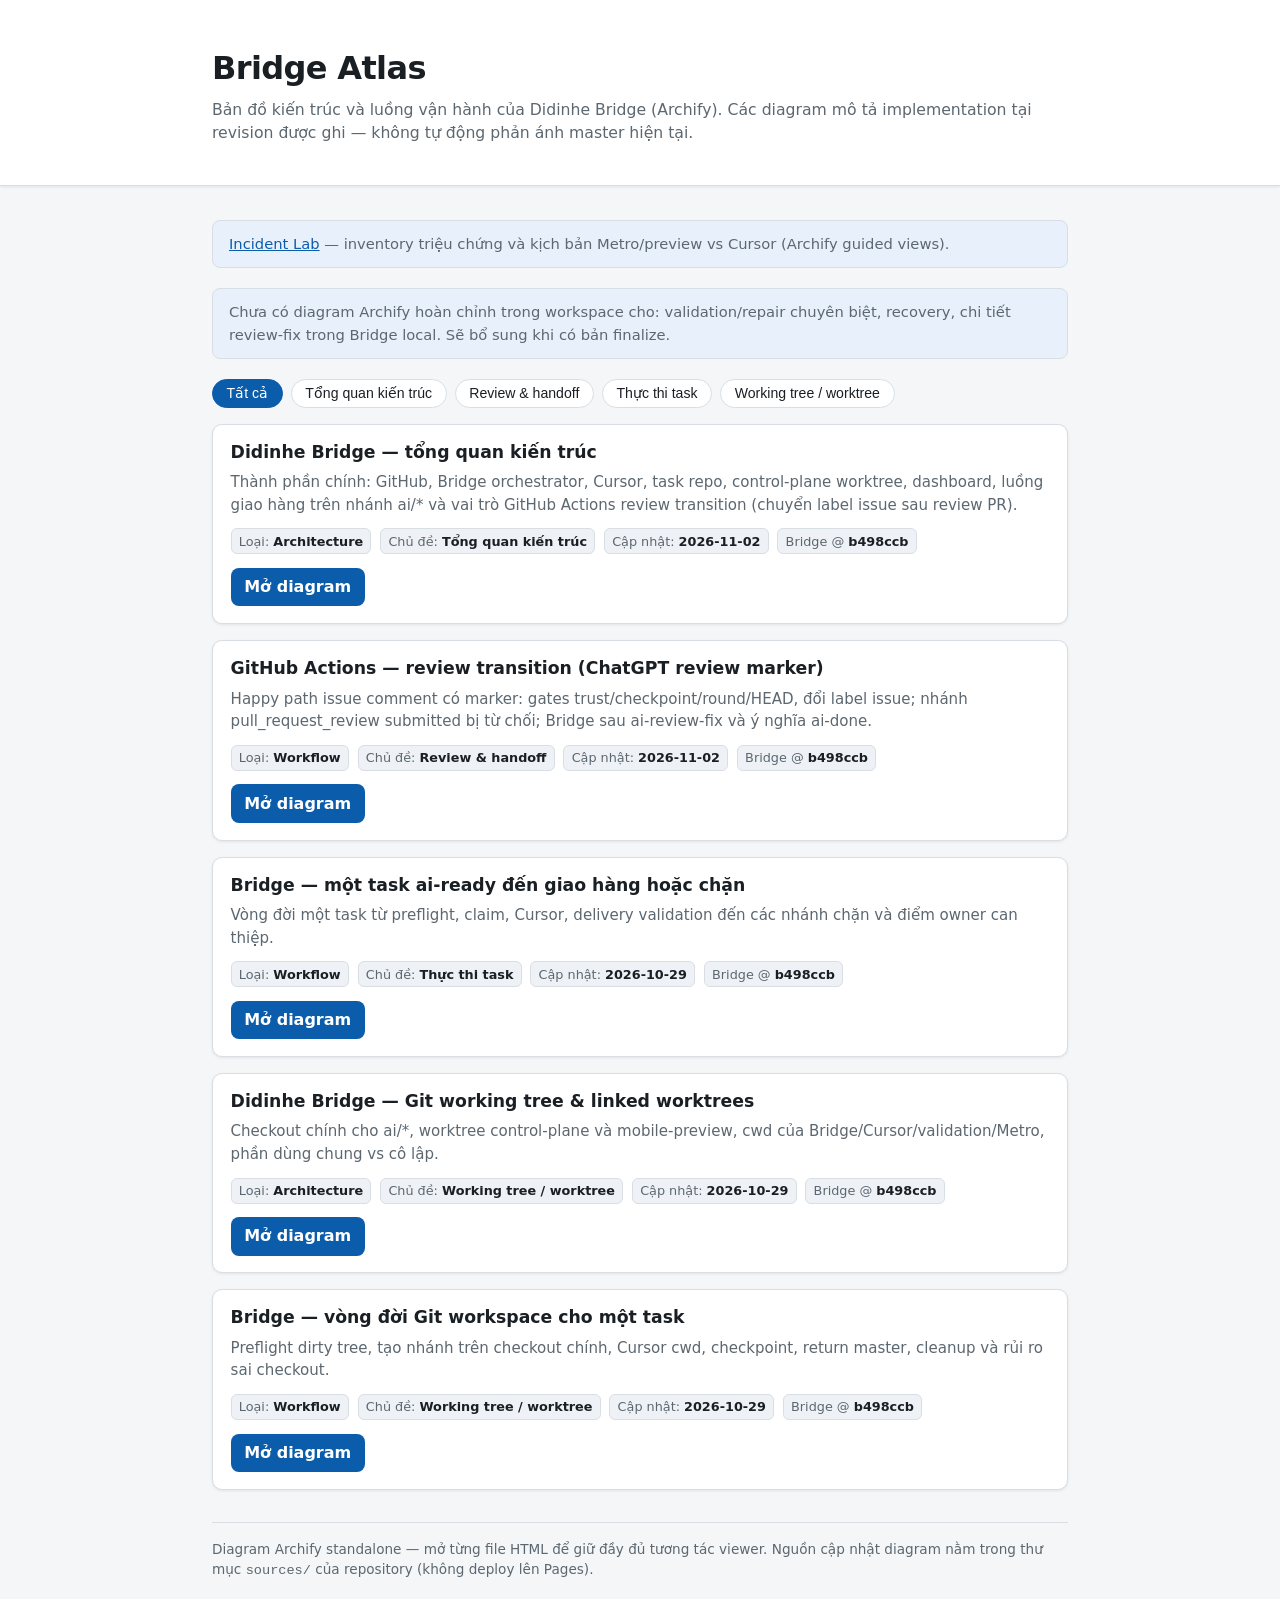
<file: index.html>
<!DOCTYPE html>
<html lang="vi">
  <head>
    <meta charset="utf-8" />
    <meta name="viewport" content="width=device-width, initial-scale=1" />
    <title>Bridge Atlas — Didinhe Bridge</title>
    <meta
      name="description"
      content="Bản đồ kiến trúc và luồng vận hành Didinhe Bridge (diagram Archify)."
    />
    <link rel="stylesheet" href="assets/site.css" />
  </head>
  <body>
    <header class="site-header">
      <div class="layout">
        <h1>Bridge Atlas</h1>
        <p id="site-description">
          Bản đồ kiến trúc và luồng vận hành của Didinhe Bridge.
        </p>
      </div>
    </header>
    <main class="layout" id="catalog-root">
      <p class="notice">
        <a href="incident-lab/index.html">Incident Lab</a> — inventory triệu chứng và kịch bản
        Metro/preview vs Cursor (Archify guided views).
      </p>
      <p class="notice" id="missing-topics"></p>
      <nav aria-label="Lọc theo chủ đề">
        <div class="filters" id="topic-filters"></div>
      </nav>
      <ul class="diagram-list" id="diagram-list" aria-live="polite"></ul>
      <footer class="site-footer">
        Diagram Archify standalone — mở từng file HTML để giữ đầy đủ tương tác viewer.
        Nguồn cập nhật diagram nằm trong thư mục <code>sources/</code> của repository (không deploy lên Pages).
      </footer>
    </main>
    <script src="assets/catalog.js"></script>
  </body>
</html>
</file>
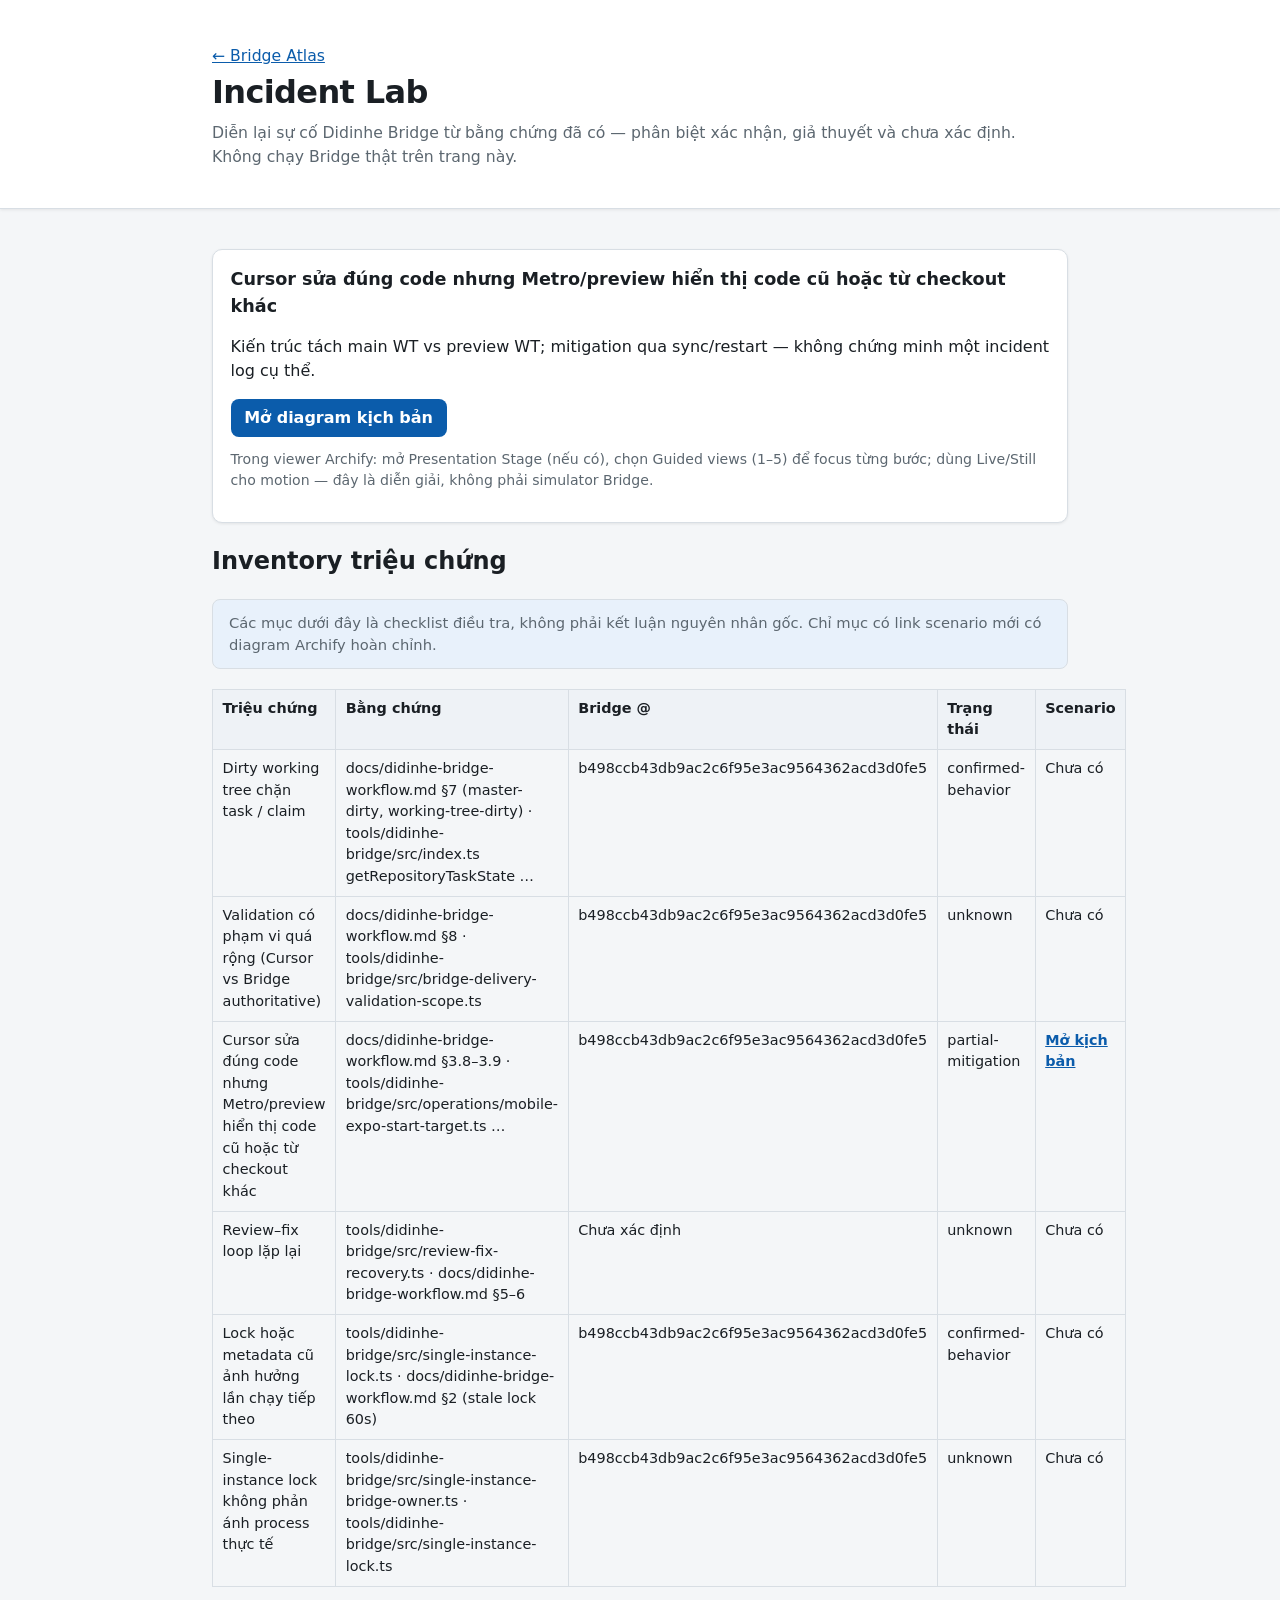
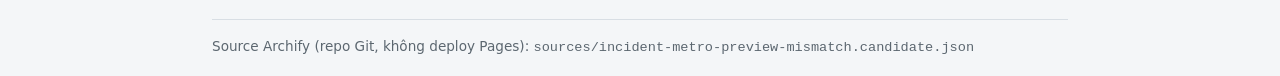
<file: incident-lab/index.html>
<!DOCTYPE html>
<html lang="vi">
  <head>
    <meta charset="utf-8" />
    <meta name="viewport" content="width=device-width, initial-scale=1" />
    <title>Incident Lab — Bridge Atlas</title>
    <link rel="stylesheet" href="../assets/site.css" />
    <link rel="stylesheet" href="lab.css" />
  </head>
  <body>
    <header class="site-header">
      <div class="layout">
        <p class="lab-nav">
          <a href="../index.html">← Bridge Atlas</a>
        </p>
        <h1>Incident Lab</h1>
        <p>
          Diễn lại sự cố Didinhe Bridge từ bằng chứng đã có — phân biệt xác nhận, giả thuyết và
          chưa xác định. Không chạy Bridge thật trên trang này.
        </p>
      </div>
    </header>
    <main class="layout">
      <section class="scenario-callout" id="featured-scenario"></section>
      <h2>Inventory triệu chứng</h2>
      <p class="notice">
        Các mục dưới đây là checklist điều tra, không phải kết luận nguyên nhân gốc. Chỉ mục có
        link scenario mới có diagram Archify hoàn chỉnh.
      </p>
      <div id="inventory-root"></div>
      <footer class="site-footer">
        Source Archify (repo Git, không deploy Pages): <code>sources/incident-metro-preview-mismatch.candidate.json</code>
      </footer>
    </main>
    <script src="lab.js"></script>
  </body>
</html>
</file>
<file: assets/site.css>
:root {
  color-scheme: light dark;
  --bg: #f4f6f8;
  --surface: #ffffff;
  --text: #1a1f24;
  --muted: #5c6770;
  --accent: #0b5cab;
  --accent-soft: #e8f1fb;
  --border: #d8dee4;
  --chip-bg: #eef2f6;
  --shadow: 0 1px 3px rgba(0, 0, 0, 0.08);
  font-family: "Segoe UI", system-ui, -apple-system, sans-serif;
  line-height: 1.5;
}

@media (prefers-color-scheme: dark) {
  :root {
    --bg: #0f1419;
    --surface: #1a2129;
    --text: #e7ecf1;
    --muted: #9aa7b3;
    --accent: #6eb3ff;
    --accent-soft: #1a2a3d;
    --border: #2d3843;
    --chip-bg: #243040;
    --shadow: 0 1px 3px rgba(0, 0, 0, 0.35);
  }
}

* {
  box-sizing: border-box;
}

body {
  margin: 0;
  background: var(--bg);
  color: var(--text);
}

a {
  color: var(--accent);
}

a:focus-visible {
  outline: 2px solid var(--accent);
  outline-offset: 2px;
}

.site-header {
  background: var(--surface);
  border-bottom: 1px solid var(--border);
  padding: 1.5rem 1.25rem 1.25rem;
  box-shadow: var(--shadow);
}

.site-header h1 {
  margin: 0 0 0.35rem;
  font-size: clamp(1.5rem, 4vw, 2rem);
  font-weight: 650;
  letter-spacing: -0.02em;
}

.site-header p {
  margin: 0;
  max-width: 52rem;
  color: var(--muted);
  font-size: 0.98rem;
}

.layout {
  max-width: 56rem;
  margin: 0 auto;
  padding: 1.25rem;
}

.notice {
  background: var(--accent-soft);
  border: 1px solid var(--border);
  border-radius: 8px;
  padding: 0.75rem 1rem;
  margin-bottom: 1.25rem;
  font-size: 0.92rem;
  color: var(--muted);
}

.filters {
  display: flex;
  flex-wrap: wrap;
  gap: 0.5rem;
  margin-bottom: 1rem;
}

.filter-btn {
  appearance: none;
  border: 1px solid var(--border);
  background: var(--surface);
  color: var(--text);
  border-radius: 999px;
  padding: 0.35rem 0.85rem;
  font-size: 0.88rem;
  cursor: pointer;
}

.filter-btn[aria-pressed="true"] {
  background: var(--accent);
  border-color: var(--accent);
  color: #fff;
}

@media (prefers-color-scheme: dark) {
  .filter-btn[aria-pressed="true"] {
    color: #0f1419;
  }
}

.diagram-list {
  list-style: none;
  margin: 0;
  padding: 0;
  display: grid;
  gap: 1rem;
}

.diagram-card {
  background: var(--surface);
  border: 1px solid var(--border);
  border-radius: 10px;
  padding: 1rem 1.1rem 1.05rem;
  box-shadow: var(--shadow);
}

.diagram-card h2 {
  margin: 0 0 0.45rem;
  font-size: 1.08rem;
  line-height: 1.35;
}

.diagram-card p {
  margin: 0 0 0.75rem;
  color: var(--muted);
  font-size: 0.94rem;
}

.meta {
  display: flex;
  flex-wrap: wrap;
  gap: 0.4rem 0.55rem;
  margin-bottom: 0.85rem;
  font-size: 0.8rem;
}

.chip {
  background: var(--chip-bg);
  border: 1px solid var(--border);
  border-radius: 6px;
  padding: 0.15rem 0.45rem;
  color: var(--muted);
}

.chip strong {
  color: var(--text);
  font-weight: 600;
}

.open-link {
  display: inline-block;
  font-weight: 600;
  text-decoration: none;
  padding: 0.45rem 0.85rem;
  border-radius: 8px;
  background: var(--accent);
  color: #fff !important;
}

@media (prefers-color-scheme: dark) {
  .open-link {
    color: #0f1419 !important;
  }
}

.open-link:hover {
  filter: brightness(1.05);
}

.site-footer {
  margin-top: 2rem;
  padding-top: 1rem;
  border-top: 1px solid var(--border);
  font-size: 0.85rem;
  color: var(--muted);
}

.empty-state {
  padding: 2rem 1rem;
  text-align: center;
  color: var(--muted);
}

.error-state {
  border: 1px solid #c62828;
  background: #ffebee;
  color: #b71c1c;
  border-radius: 8px;
  padding: 1rem;
}

@media (prefers-color-scheme: dark) {
  .error-state {
    background: #3a1f1f;
    color: #ffb4b4;
    border-color: #7a3030;
  }
}
</file>
<file: incident-lab/lab.css>
.lab-nav {
  margin-bottom: 1rem;
  font-size: 0.92rem;
}

.lab-nav a {
  margin-right: 1rem;
}

.inventory-table {
  width: 100%;
  border-collapse: collapse;
  font-size: 0.9rem;
  margin: 1rem 0;
}

.inventory-table th,
.inventory-table td {
  border: 1px solid var(--border);
  padding: 0.5rem 0.6rem;
  text-align: left;
  vertical-align: top;
}

.inventory-table th {
  background: var(--chip-bg);
}

.status-ready {
  color: var(--accent);
  font-weight: 600;
}

.scenario-callout {
  background: var(--surface);
  border: 1px solid var(--border);
  border-radius: 10px;
  padding: 1rem 1.1rem;
  margin: 1.25rem 0;
  box-shadow: var(--shadow);
}

.scenario-callout h2 {
  margin: 0 0 0.5rem;
  font-size: 1.1rem;
}

.viewer-hint {
  font-size: 0.88rem;
  color: var(--muted);
  margin-top: 0.75rem;
}
</file>
